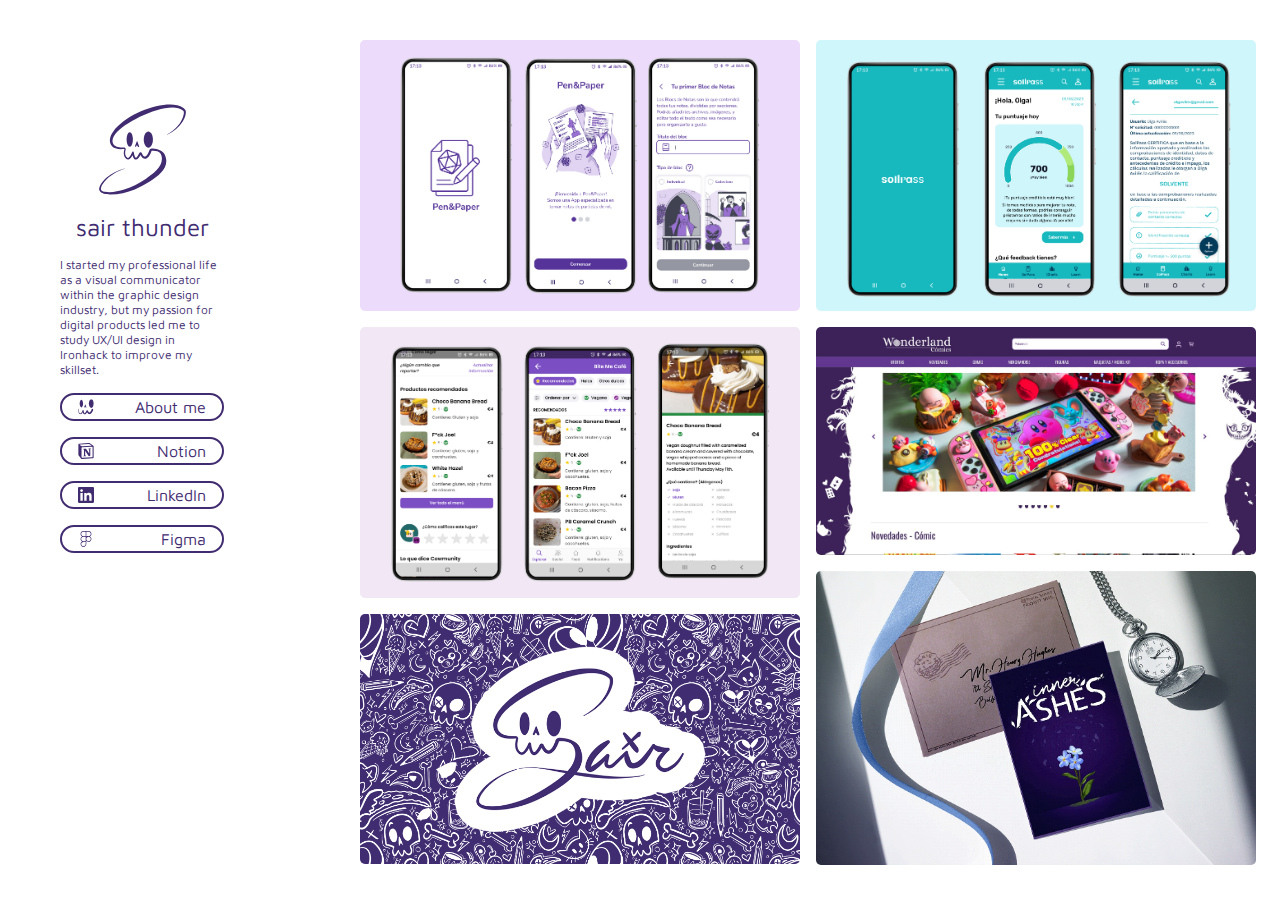
<file: index.html>
<!DOCTYPE html>
<html lang="en">

<head>
    <meta charset="UTF-8">
    <meta name="viewport" content="width=device-width, initial-scale=1.0">
    <title>Sair Thunder.</title>
    <link rel="stylesheet" href="reset.css">
    <link rel="stylesheet" href="style.css">
</head>

<body>

    <section class="sidebar">
        <a href="./index.html"><img src="./img/Logo.svg" alt="Logo Sair Thunder" class="logo"></a>
        <h1>sair thunder</h1>
        <p class="sidebar-description">I started my professional life as a visual communicator within the graphic design
            industry, but my passion for digital products led me to study UX/UI design in Ironhack to improve my
            skillset.
        </p>
        <div class="sidebar-buttons">
            <a href="./about-me.html" class="button"><img src="./img/about-me.svg" alt="About me"
                    class="sidebar-icon">About me</a>
            <a href="https://alarcsar.notion.site/alarcsar/P-gina-de-prueba-3dcf9a6d7f05471cb187d6d40827be59"
                target="_blank" class="button"><img src="./img/Notion-icon.svg" alt="Notion icon"
                    class="sidebar-icon">Notion</a>
            <a href="https://www.linkedin.com/in/sara-m-alarcon/" target="_blank" class="button"><img
                    src="./img/LinkedIn-icon.svg" alt="LinkedIn icon" class="sidebar-icon">LinkedIn</a>
            <a href="https://www.figma.com/file/IaOW4SJZ9pjmCbjzq7xhXG/Portfolio-thing?type=design&node-id=1%3A133&mode=design&t=l8ZGjUaU5oIRE6Ic-1"
                target="_blank" class="button"><img src="./img/Figma-icon.svg" alt="Figma icon"
                    class="sidebar-icon">Figma</a>
        </div>
    </section>

    <section class="page-container">
        <div class="image-gallery">
            <div class="column" id="column1">
                <div class="image-item">
                    <img src="./img/screenshots/pen-and-paper.jpg" alt="1" />
                    <div class="overlay"><span>Pen&Paper Note-Taking App for Roleplaying</span></div>
                </div>
                <div class="image-item">
                    <img src="./img/screenshots/happycow.jpg" alt="1" />
                    <div class="overlay"><span>Happy Cow App - New Feature</span></div>
                </div>
                <div class="image-item">
                    <img src="./img/screenshots/imagen portada.png" alt="1" />
                    <div class="overlay"><span>Sair Thunder Branding</span></div>
                </div>
            </div>
            <div class="column" id="column2">
                <div class="image-item">
                    <img src="./img/screenshots/solpass.jpg" alt="1" />
                    <div class="overlay"><span>SolPass - Digital Solvency Passport</span></div>
                </div>
                <div class="image-item">
                    <img src="./img/screenshots/wonderland home.jpg" alt="1" />
                    <div class="overlay"><span>Wonderland Comics - eCommerce Redesign</span></div>
                </div>
                <div class="image-item">
                    <img src="./img/screenshots/innerashes.jpg" alt="1" />
                    <div class="overlay"><span>Inner Ashes - Postcards</span></div>
                </div>

            </div>
    </section>

    </div>
</body>

</html>
</file>
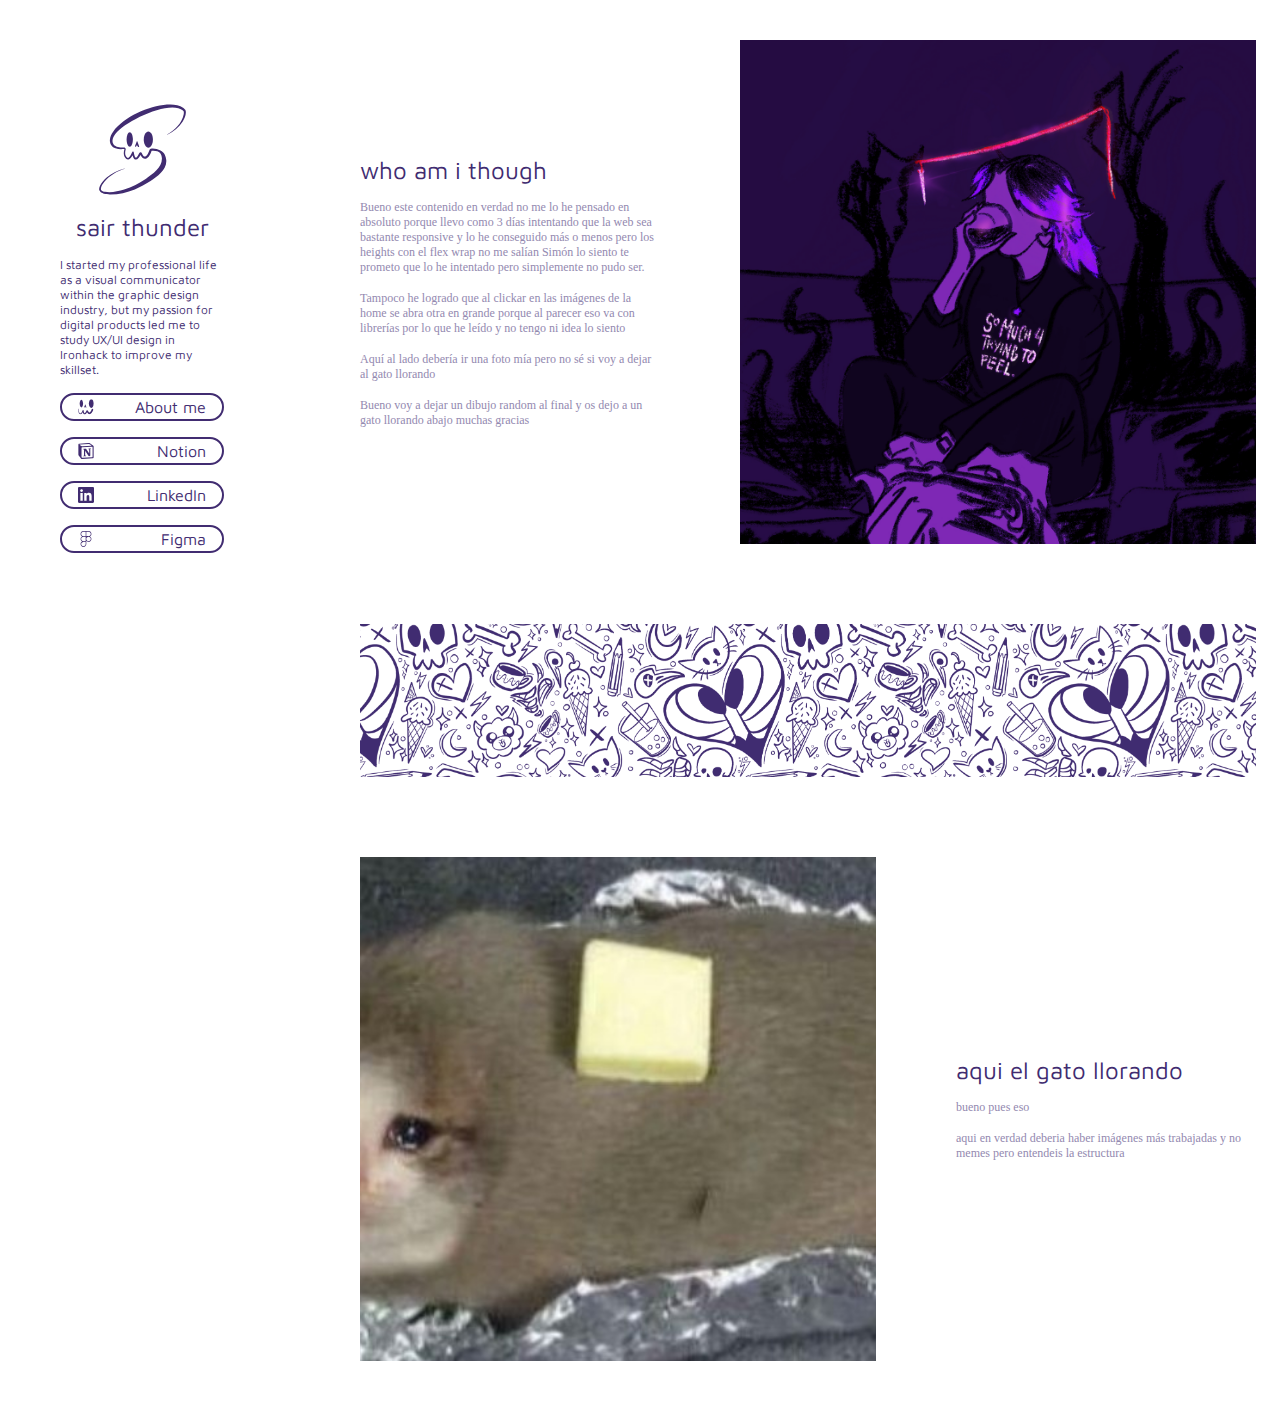
<file: about-me.html>
<!DOCTYPE html>
<html lang="en">

<head>
    <meta charset="UTF-8">
    <meta name="viewport" content="width=device-width, initial-scale=1.0">
    <title>About me</title>
    <link rel="stylesheet" href="reset.css">
    <link rel="stylesheet" href="style.css">
</head>

<body>
    <div>
        <section class="sidebar">
            <a href="./index.html"><img src="./img/Logo.svg" alt="Logo Sair Thunder" class="logo"></a>
            <h1>sair thunder</h1>
            <p class="sidebar-description">I started my professional life as a visual communicator within the graphic
                design
                industry, but my passion for digital products led me to study UX/UI design in Ironhack to improve my
                skillset.
            </p>
            <div class="sidebar-buttons">
                <a href="./about-me.html" class="button"><img src="./img/about-me.svg" alt="About me"
                        class="sidebar-icon">About me</a>
                <a href="https://alarcsar.notion.site/alarcsar/P-gina-de-prueba-3dcf9a6d7f05471cb187d6d40827be59"
                    target="_blank" class="button"><img src="./img/Notion-icon.svg" alt="Notion icon"
                        class="sidebar-icon">Notion</a>
                <a href="https://www.linkedin.com/in/sara-m-alarcon/" target="_blank" class="button"><img
                        src="./img/LinkedIn-icon.svg" alt="LinkedIn icon" class="sidebar-icon">LinkedIn</a>
                <a href="https://www.figma.com/file/IaOW4SJZ9pjmCbjzq7xhXG/Portfolio-thing?type=design&node-id=1%3A133&mode=design&t=l8ZGjUaU5oIRE6Ic-1"
                    target="_blank" class="button"><img src="./img/Figma-icon.svg" alt="Figma icon"
                        class="sidebar-icon">Figma</a>
            </div>
        </section>

        <section class="page-container">
            <div class="about-me">
                <div class="description-container">
                    <div class="about-me-text">
                        <h2>who am i though</h2>
                        <p class="written-description">Bueno este contenido en verdad no me lo he pensado en absoluto
                            porque llevo como 3 días intentando que la web sea bastante responsive y lo he conseguido
                            más o menos pero los heights con el flex wrap no me salían Simón lo siento te prometo que lo
                            he intentado pero simplemente no pudo ser. </p>
                        <p class="written-description">Tampoco he logrado que al clickar en las imágenes de la home se
                            abra otra en grande porque al parecer eso va con librerías por lo que he leído y no tengo ni
                            idea lo siento</p>
                        <p class="written-description">Aquí al lado debería ir una foto mía pero no sé si voy a dejar al
                            gato llorando</p>

                        <p class="written-description">Bueno voy a dejar un dibujo random al final y os dejo a un gato
                            llorando abajo muchas gracias</p>

                    </div>
                    <div class="about-me-picture">
                        <img src="./img/screenshots/dibujo.png" alt="1" />

                    </div>
                </div>
               <img src="./img/screenshots/banner.png" alt="banner">

                <div class="description-container">
                    <div class="about-me-picture">
                        <img src="./img/screenshots/gatollorando.jpg" alt="1" />

                    </div>
                    <div class="about-me-text">
                        <h2>aqui el gato llorando</h2>
                        <p class="written-description">bueno pues eso</p>
                        <p class="written-description">aqui en verdad deberia haber imágenes más trabajadas y no memes
                            pero entendeis la estructura</p>

                    </div>

                </div>

            </div>
        </section>

    </div>


</body>

</html>
</file>
<file: style.css>
/* import the fonts */

@import url('https://fonts.googleapis.com/css2?family=Maven+Pro&family=Rubik:ital,wght@0,300;0,400;0,500;0,600;0,700;0,800;0,900;1,300;1,400;1,500;1,600;1,700;1,800;1,900&display=swap');

/* body styles */

body {
  font-family: "Maven Pro", sans-serif;
  justify-content: space-between;
  background-color: white;
}

/* titles styles*/

h1, h2 {
  color: var(--sair-purple, #412C71);
  text-align: center;
  font-family: Maven Pro;
  font-size: 24px;
  font-weight: 400;
  line-height: normal;
}

/* logo styles */

.logo .sidebar-icon {
  color: var(--sair-purple, #412C71);
}

/* sidebar styles */

.sidebar {
  background: white;
  display: flex;
  width: 16%;
  height: 100%;
  padding: 104px 40px;
  flex: 0 0 200px;
  flex-direction: column;
  align-items: center;
  gap: 16px;
  position: fixed;
  top: 0;
  left: 0;
  bottom: 0;
}

.sidebar-buttons {
  display: flex;
  flex-direction: column;
  align-items: center;
  gap: 16px;
  width: 80%;
}

.sidebar-description {
  color: var(--sair-purple, #412C71);
  text-align: left;
  font-family: Maven Pro;
  font-size: 12px;
  font-weight: 400;
  line-height: normal;
  width: 80%;
}

.button {
  display: flex;
  padding: 4px 16px;
  justify-content: space-between;
  align-items: flex-start;
  align-self: stretch;
  border-radius: 16px;
  border: 2px solid var(--sair-purple, #412C71);
  color: var(--sair-purple, #412C71);
  text-decoration: none;
}

/* first container */
.page-container {
  width: 70%;
  padding: 40px 40px;
  margin-left: 25%;
}

/* second container, the image gallery */

.image-gallery {
  display: flex;
  flex-direction: column;
  gap: 16px;
  flex: 1;
  max-width: 100%;
}

.column {
  display: flex;
  flex-direction: column;
  gap: 16px;
}

.image-item {
  position: relative;
  cursor: pointer;
}

.image-item img {
  width: 100%;
  border-radius: 5px;
  height: 100%;
  object-fit: cover;
}

/* responsive design for screens */

@media (max-width: 980px) {
  .sidebar {
    width: 216px;
  }
  .page-container {
    margin-left: 40%;
    width: 50%;
    height: 50%;
  }
}

@media (min-width: 980px) {
  .image-gallery {
    flex-direction: row;
  }
}

@media (max-width: 600px) {
  .page-container {
    max-width: none;
    margin-left: 240px;
  }
}

/* overlay styles */

.overlay {
  position: absolute;
  width: 100%;
  height: 100%;
  background: rgba(147, 137, 176, 0.7);
  top: 0;
  left: 0;
  transform: scale(0);
  transition: all 0.2s 0.1s ease-in-out;
  color: white;
  font-weight: 600;
  /* center overlay content */
  display: flex;
  align-items: center;
  justify-content: center;
}


/* hover */
.image-item:hover .overlay {
  transform: scale(1);
}

/*about me page*/

.about-me {
  display: flex;
  /* padding: 104px 40px 0px 400px; */
  flex-direction: column;
  gap: 80px;
}

.description-container {
  display: flex;
  align-items: center;
  gap: 80px;
  flex-direction: row;
}

.about-me-text {
  display: flex;
  flex-direction: column;
  align-items: flex-start;
  width: 100%;
  max-width: 300px; 
  gap: 16px;
}

.about-me-picture {
  min-width: 100px;
  width: 100%;
  height: 504px;
  background-color: #9389B0;
}

.about-me-picture img {
  width: auto;
  min-width: 100%;
  max-width: 100%;
  height: 100%;
  object-fit: cover;
}

.another-about-me-picture {
  width: 100%;
  height: 200px;
  background-color: #9389B0;
}

.written-description {
  color: #9389B0;
  font-family: Lato;
  font-size: 12px;
  font-style: normal;
  font-weight: 400;
  line-height: normal;
  width: 100%;
  word-wrap: break-word;
}

@media (max-width: 1000px) {
  .description-container {
    flex-direction: column;
  }
  .about-me-text {
    max-width: none;
  }
}

@media (max-width: 600px) {
  .sidebar {
    position: relative;
    padding: 24px 16px;
    width: 100%;
  }

  .page-container {
    max-width: calc(100% - 32px);
    padding: 24px 16px;
    width: 100%;
    margin-left: 0px;
  }

  .about-me-text {
    max-width: none;
    min-width: 100px;
  }
}
</file>
